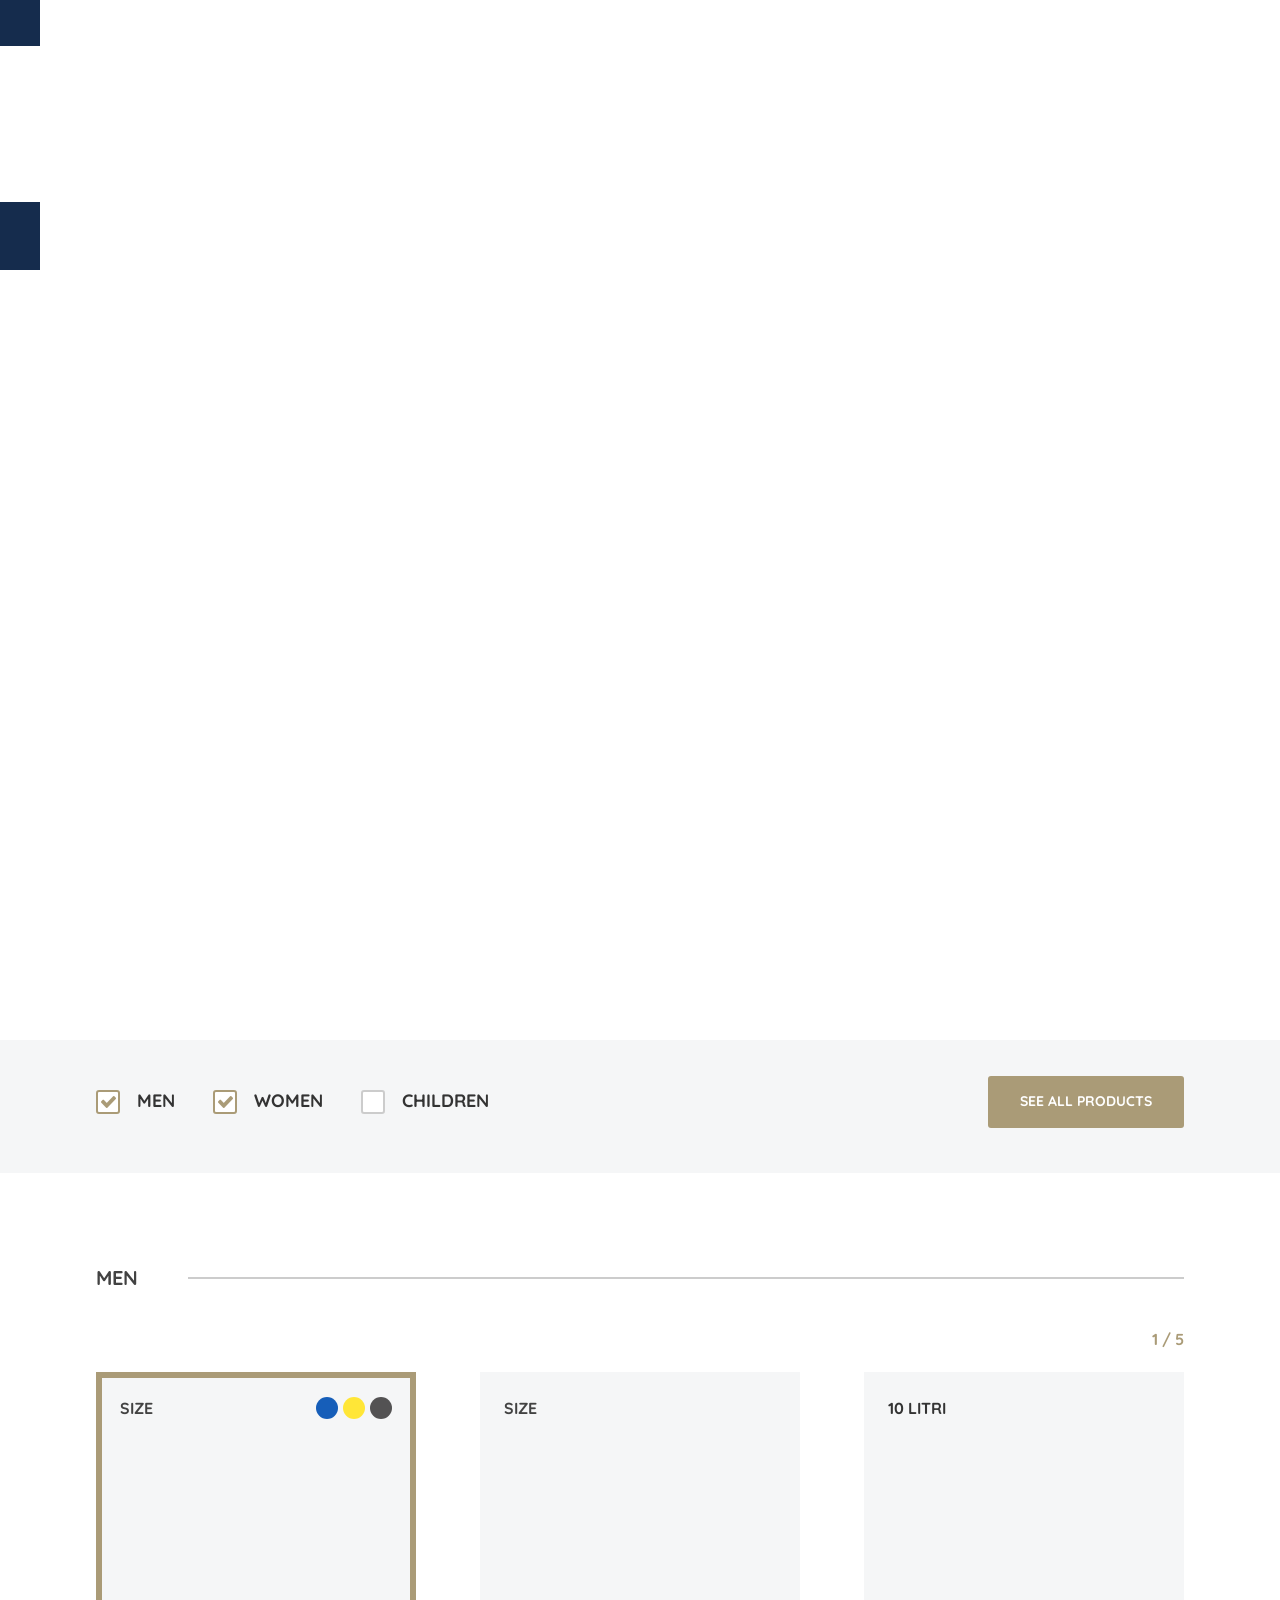
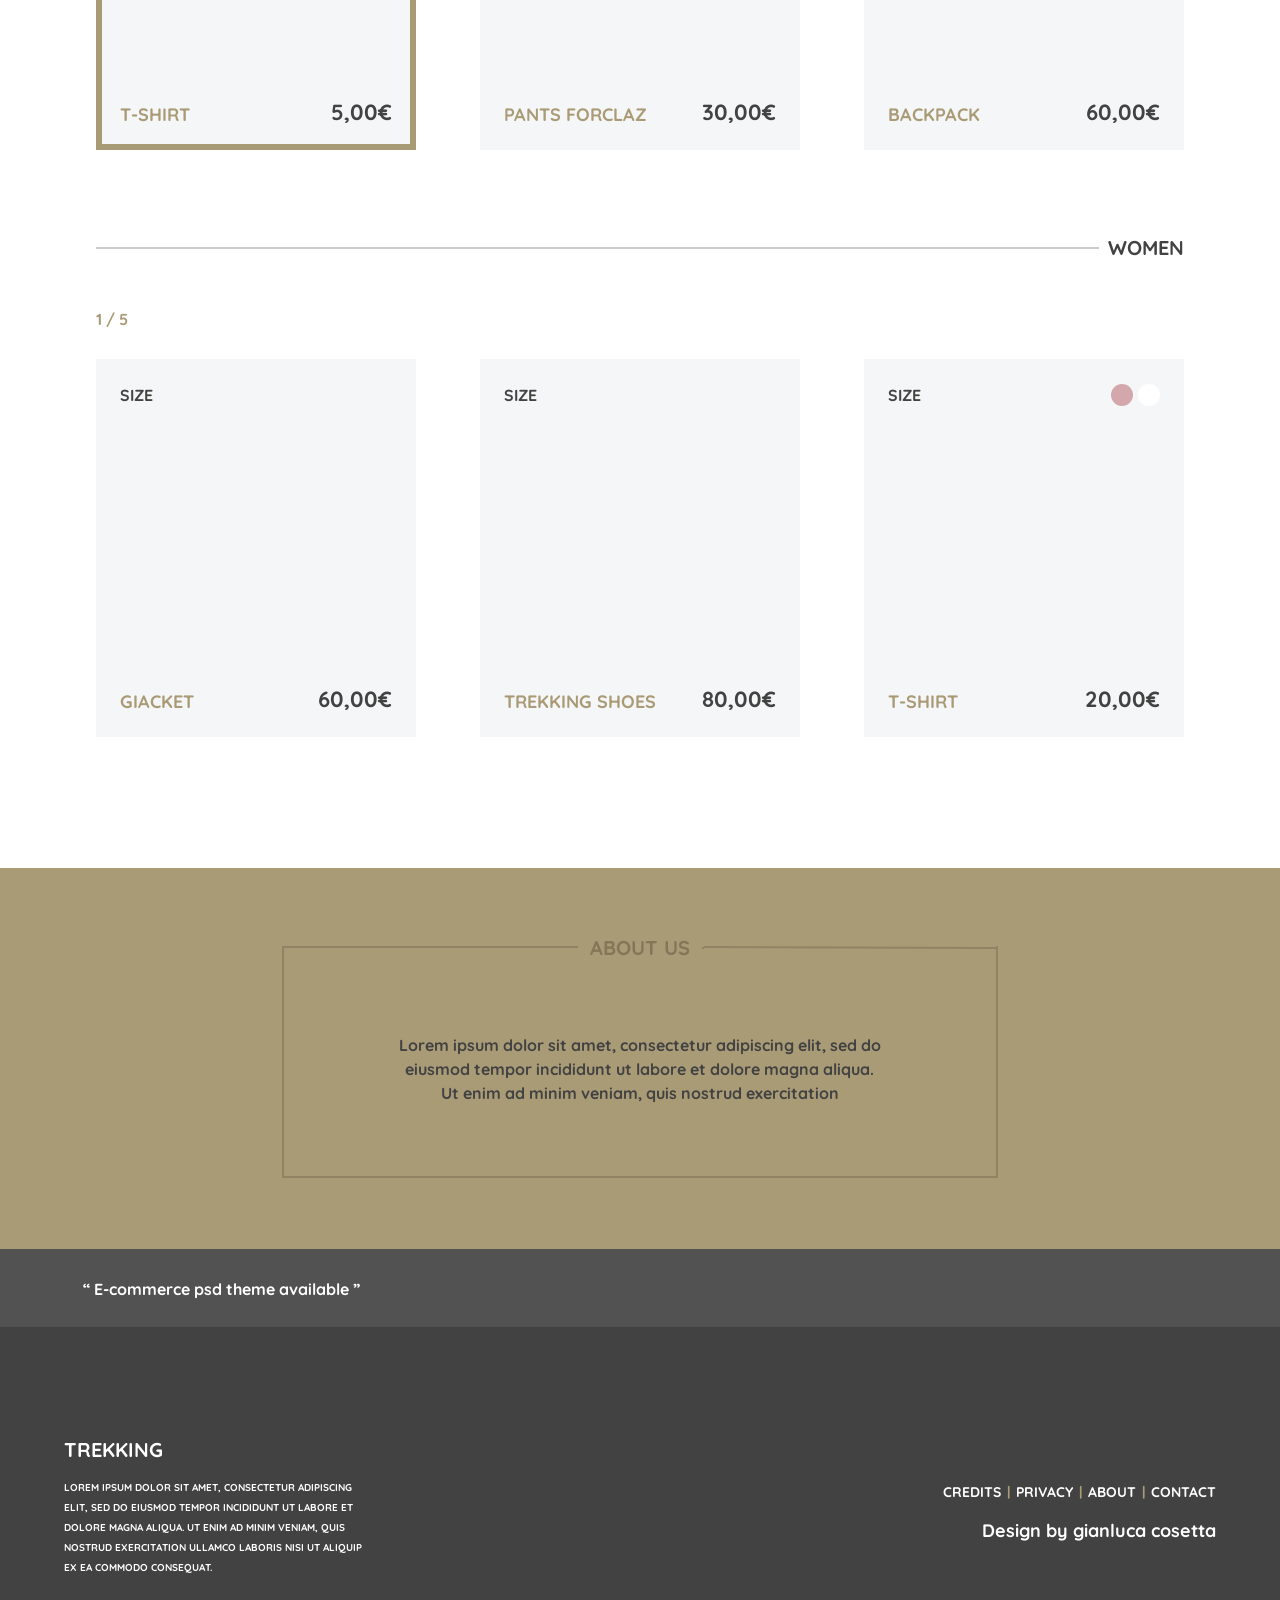
<file: ampindex.html>
<!doctype html>
<html amp lang="en">
<head>
<meta charset="utf-8">
<meta name="viewport" content="width=device-width,minimum-scale=1,initial-scale=1">
<script async src="https://cdn.ampproject.org/v0.js"></script>
<script async custom-element="amp-sidebar" src="https://cdn.ampproject.org/v0/amp-sidebar-0.1.js"></script>
<title>Вариант 12 — Trekking (AMP)</title>
<meta name="description" content="Trekking — outdoor clothing and equipment store. Jackets, pants, t-shirts, backpacks and trekking shoes for men and women.">
<link rel="canonical" href="https://example.com/index.html">
<link rel="preconnect" href="https://fonts.gstatic.com" crossorigin>
<link href="https://fonts.googleapis.com/css2?family=Quicksand:wght@300;400;500;600;700&display=swap" rel="stylesheet">
<script type="application/ld+json">
{
  "@context": "https://schema.org",
  "@type": "WebPage",
  "name": "Trekking — outdoor clothing and equipment store",
  "url": "https://example.com/amp/index.html",
  "inLanguage": "en",
  "description": "Jackets, pants, t-shirts, backpacks and trekking shoes for men and women."
}
</script>
<style amp-boilerplate>body{-webkit-animation:-amp-start 8s steps(1,end) 0s 1 normal both;-moz-animation:-amp-start 8s steps(1,end) 0s 1 normal both;-ms-animation:-amp-start 8s steps(1,end) 0s 1 normal both;animation:-amp-start 8s steps(1,end) 0s 1 normal both}@-webkit-keyframes -amp-start{from{visibility:hidden}to{visibility:visible}}@-moz-keyframes -amp-start{from{visibility:hidden}to{visibility:visible}}@-ms-keyframes -amp-start{from{visibility:hidden}to{visibility:visible}}@-o-keyframes -amp-start{from{visibility:hidden}to{visibility:visible}}@keyframes -amp-start{from{visibility:hidden}to{visibility:visible}}</style><noscript><style amp-boilerplate>body{-webkit-animation:none;-moz-animation:none;-ms-animation:none;animation:none}</style></noscript>
<style amp-custom>
*,*::before,*::after{box-sizing:border-box}body{margin:0;font-family:'Quicksand',sans-serif;color:#333333;font-size:16px;line-height:1.6;background:#ffffff}img{max-width:100%;display:block}a{color:inherit;text-decoration:none}ul{margin:0;padding:0;list-style:none}h1,h2,h3{font-family:'Quicksand',sans-serif;margin:0;font-weight:700}p{margin:0}button{font-family:'Quicksand',sans-serif;cursor:pointer}.section-container{width:100%;max-width:1200px;margin-left:auto;margin-right:auto;padding-left:30px;padding-right:30px;box-sizing:border-box}.sr-only{position:absolute;width:1px;height:1px;overflow:hidden;clip-path:inset(50%);white-space:nowrap;border:0;padding:0;margin:-1px}.btn{display:inline-flex;align-items:center;justify-content:center;min-height:52px;padding:0 32px;border:none;border-radius:3px;font-size:14px;text-transform:uppercase;letter-spacing:0;font-weight:700}.btn--tan{background-color:#aa9b77;color:#ffffff}.site-header{position:absolute;top:0;left:0;right:0;z-index:10;display:flex;flex-direction:row;justify-content:space-between;align-items:center;width:100%;padding:40px 5%;box-sizing:border-box}.site-header__logo{display:flex;flex-direction:row;justify-content:flex-start;align-items:center}.site-header__logo img{width:53px;height:40px}.nav-burger{display:none;flex-direction:column;justify-content:space-between;width:26px;height:18px;cursor:pointer;z-index:20;background:transparent;border:none;padding:0}.nav-burger span{display:block;height:2px;width:100%;background:#ffffff;border-radius:2px}.site-nav{display:flex;flex-direction:row;justify-content:flex-end;align-items:center;gap:52px}.site-nav__link{display:inline-block;color:#ffffff;font-size:18px;font-weight:700;letter-spacing:0.06em;padding:6px 0;border-bottom:2px solid transparent}.site-nav__cart{display:flex;flex-direction:row;justify-content:center;align-items:center}.site-nav__cart img{width:24px;height:20px}.hero{position:relative;min-height:790px;display:flex;flex-direction:column;justify-content:flex-start;align-items:stretch;overflow:hidden}.hero__content{width:100%;max-width:1200px;margin-left:auto;margin-right:auto;padding:297px 30px 120px;box-sizing:border-box;text-align:center}.hero__title{color:#ffffff;font-size:60px;line-height:1.15;margin:0 auto 10px}.hero__text{color:#ffffff;font-family:'QuicksandBook','Quicksand',sans-serif;font-weight:300;font-size:20px;line-height:1.2;max-width:600px;margin:0 auto}.hero__scroll{position:absolute;left:50%;bottom:47px;transform:translateX(-50%);display:flex;flex-direction:row;justify-content:center;align-items:center;width:34px;height:22px}.hero__scroll img{width:34px;height:22px}.filters{background:#f5f6f7}.filters__inner{width:85%;margin-left:auto;margin-right:auto;padding:36px 0 45px;box-sizing:border-box;display:flex;flex-direction:row;justify-content:space-between;align-items:center;flex-wrap:wrap;gap:20px}.filters__options{display:flex;flex-direction:row;justify-content:flex-start;align-items:center;flex-wrap:wrap;gap:38px}.filters__option{display:flex;flex-direction:row;justify-content:flex-start;align-items:center;gap:17px;cursor:pointer;font-size:18px;color:#333333;text-transform:uppercase;font-weight:700}.filters__option input[type="checkbox"]{appearance:none;width:24px;height:24px;border:2px solid #cccccc;border-radius:3px;margin:0;background:#ffffff center no-repeat;flex-shrink:0}.filters__option input[type="checkbox"]:checked{border-color:#aa9b77;background-image:url('../assets/icon-check.png')}.products{width:85%;margin-left:auto;margin-right:auto;padding:89px 0 0;box-sizing:border-box}.products--alt{padding-top:82px}.products__header{display:flex;flex-direction:row;justify-content:space-between;align-items:center;flex-wrap:wrap;column-gap:50px}.products__title{font-size:20px;text-transform:uppercase;color:#424242;white-space:nowrap}.products__rule{flex:1 1 auto;height:2px;background:#cccccc}.products__pager{flex:0 0 100%;display:flex;flex-direction:column;justify-content:flex-start;align-items:flex-end;margin-top:36px}.products__count{font-size:16px;line-height:1.2;font-weight:700;color:#aa9b77}.products__arrows{display:flex;flex-direction:row;justify-content:flex-start;align-items:center;gap:4px;margin-top:6px}.products__arrows button{display:block;padding:0;border:0;background:none;line-height:0}.products__arrows img{width:11px;height:12px}.products__grid{display:flex;flex-direction:row;justify-content:flex-start;align-items:stretch;flex-wrap:wrap;gap:64px;margin-top:17px}.products--alt .products__header{flex-direction:row-reverse;column-gap:9px}.products--alt .products__pager{align-items:flex-start;margin-top:46px}.products--alt .products__grid{margin-top:24px}.product-card{display:flex;flex-direction:column;justify-content:flex-start;align-items:stretch;flex:1 1 calc((100% - 128px) / 3);min-width:0;min-height:378px;background:#f5f6f7;border:6px solid transparent;padding:18px 18px 14px}.product-card--featured{border-color:#aa9b77}.product-card__top{display:flex;flex-direction:row;justify-content:space-between;align-items:center;min-height:24px}.product-card__size{display:flex;flex-direction:row;justify-content:flex-start;align-items:center;gap:6px;background:none;border:none;padding:0;font-size:16px;color:#424242;text-transform:uppercase;font-weight:700}.product-card__size img{width:12px;height:8px}.product-card__badge{font-size:16px;color:#333333;text-transform:uppercase;font-weight:700}.product-card__swatches{display:flex;flex-direction:row;justify-content:flex-end;align-items:center;gap:5px}.product-card__swatch{width:22px;height:22px;border-radius:50%}.product-card__swatch--navy{background-color:#165eb9}.product-card__swatch--yellow{background-color:#ffe637}.product-card__swatch--charcoal{background-color:#535253}.product-card__swatch--pink{background-color:#d3a7ac}.product-card__swatch--white{background-color:#ffffff}.product-card__image{display:flex;flex-direction:row;justify-content:center;align-items:center;flex:1 1 auto;margin:22px 0 21px}.product-card__image img{max-height:260px;width:auto;margin:0 auto}.product-card__footer{display:flex;flex-direction:row;justify-content:space-between;align-items:flex-end;gap:10px}.product-card__name{font-size:18px;text-transform:uppercase;font-weight:700;color:#aa9b77}.product-card__price{font-size:22px;font-weight:700;color:#424242;white-space:nowrap}.about{background:#aa9b77;margin-top:131px;padding:69px 0 71px}.about__inner{width:56%;margin-left:auto;margin-right:auto;display:flex;flex-direction:column;justify-content:flex-start;align-items:stretch}.about__title{display:flex;flex-direction:row;justify-content:center;align-items:center;gap:12px;position:relative;z-index:1;margin:0 0 -10px;color:#837659;font-size:20px;line-height:21px;text-transform:uppercase}.about__title::before,.about__title::after{content:'';flex:1 1 auto}.about__title::before{height:2px;background:#918363}.about__title::after{height:3px;background:url('../assets/line-gold.png') repeat-x center}.about__box{border:2px solid #918363;border-top:0;padding:85px 16% 71px;text-align:center}.about__box p{color:#424242;font-size:16px;font-weight:700;line-height:24px}.quote-bar{background:#535253;padding:24px 0}.quote-bar__inner{padding:0 5%;display:flex;flex-direction:row;justify-content:flex-start;align-items:center;gap:19px}.quote-bar img{width:29px;height:24px;flex-shrink:0}.quote-bar p{color:#ffffff;font-size:16px;font-weight:700;padding-top:4px}.site-footer{background:#424242;min-height:352px;padding:107px 0 111px}.site-footer__inner{padding:0 5%;display:flex;flex-direction:row;justify-content:space-between;align-items:flex-start;flex-wrap:wrap;gap:40px}.site-footer__brand{width:27%;min-width:260px}.site-footer__brand h2{color:#ffffff;font-size:20px;text-transform:uppercase;margin:0 0 12px}.site-footer__brand p{color:#ffffff;font-size:10px;line-height:20px;text-transform:uppercase;font-weight:700}.site-footer__aside{display:flex;flex-direction:column;justify-content:flex-start;align-items:flex-end;width:auto;min-width:24%;margin-top:47px;gap:14px;text-align:right}.site-footer__links{display:flex;flex-direction:row;justify-content:flex-end;align-items:center;flex-wrap:wrap;gap:6px;font-size:14px;color:#ffffff;text-transform:uppercase;font-weight:700}.site-footer__links span{color:#aa9b77}.site-footer__credit{color:#ffffff;font-size:18px;font-weight:700}@media (max-width:1024px){.hero__content{padding-top:240px}.hero__title{font-size:46px}.products__grid{gap:30px}.product-card{flex:1 1 calc((100% - 30px) / 2)}.about{margin-top:80px}.about__inner{width:80%}.site-footer__inner{flex-direction:column}.site-footer__brand,.site-footer__aside{width:100%}.site-footer__aside{align-items:flex-start;text-align:left;margin-top:0}.site-footer__links{justify-content:flex-start}}@media (max-width:700px){.site-header{padding-top:20px;padding-bottom:20px}.nav-burger{display:flex}.site-nav{display:none}.hero{min-height:100vh}.hero__content{padding-top:200px}.hero__title{font-size:32px}.hero__text{font-size:16px}.filters__inner{width:90%;flex-direction:column;align-items:stretch}.filters__options{gap:20px;justify-content:space-between}.btn--tan{width:100%}.products,.products--alt{width:90%;padding-top:50px}.products__header,.products--alt .products__header{flex-direction:row;column-gap:24px}.products--alt .products__pager{align-items:flex-end}.products__title{font-size:18px}.product-card{flex:1 1 100%}.about{margin-top:60px;padding:60px 0}.about__inner{width:90%}.about__box{padding:60px 8% 40px}.site-footer{padding:60px 0}}@media (max-width:440px){.hero__title{font-size:26px}.filters__options{flex-direction:column;align-items:flex-start;gap:14px}.about__title{font-size:16px}}amp-img{display:block}.hero__bg{z-index:0}.hero__bg img{object-fit:cover;object-position:center top}.hero__content{position:relative;z-index:1}.hero__scroll{z-index:1}.nav-burger{background:transparent;border:0;padding:0;cursor:pointer}.site-header__logo amp-img,.site-nav__cart amp-img{flex-shrink:0}.product-card__image amp-img{margin:0 auto}.product-card__size amp-img,.products__arrows amp-img{display:block}.mobile-menu{background:#152c4d;width:78vw;max-width:320px;padding:24px 40px}.mobile-menu nav{display:flex;flex-direction:column;align-items:flex-start;gap:28px;padding-top:56px}.mobile-menu__close{position:absolute;top:14px;right:18px;background:transparent;border:0;color:#fff;font-size:36px;line-height:1;cursor:pointer}.mobile-menu__link{color:#fff;font-size:18px;font-weight:700;letter-spacing:.06em}
</style>
</head>
<body>

<amp-sidebar id="sidebar" layout="nodisplay" side="right" class="mobile-menu">
  <nav aria-label="Основная навигация">
    <button type="button" class="mobile-menu__close" on="tap:sidebar.close" aria-label="Закрыть меню">&times;</button>
    <a class="mobile-menu__link" href="#home" on="tap:sidebar.close">Home</a>
    <a class="mobile-menu__link" href="#products" on="tap:sidebar.close">Products</a>
    <a class="mobile-menu__link" href="#cart" on="tap:sidebar.close">Cart</a>
  </nav>
</amp-sidebar>

<header class="site-header">
  <a class="site-header__logo" href="#home" aria-label="Trekking — на главную">
    <amp-img src="../assets/logo-boot.png" alt="" width="53" height="40"></amp-img>
  </a>

  <button type="button" class="nav-burger" on="tap:sidebar.open" aria-label="Открыть меню">
    <span></span><span></span><span></span>
  </button>

  <nav class="site-nav" aria-label="Основная навигация">
    <a class="site-nav__link is-active" href="#home">Home</a>
    <a class="site-nav__link" href="#products">Products</a>
    <a class="site-nav__cart" href="#cart" aria-label="Корзина">
      <amp-img src="../assets/icon-cart.png" alt="" width="24" height="20"></amp-img>
    </a>
  </nav>
</header>

<main>

  <section class="hero" id="home">
    <amp-img class="hero__bg" src="../assets/hero-bg.png" alt="" layout="fill" noloading></amp-img>
    <div class="hero__content">
      <h1 class="hero__title">Our clothing , your comfort</h1>
      <p class="hero__text">Lorem ipsum dolor sit amet, consectetur adipiscing elit, sed do eiusmod tempor incididunt ut labore et dolore magna aliqua.</p>
    </div>
    <a class="hero__scroll" href="#filters" aria-label="Прокрутить к товарам">
      <amp-img src="../assets/icon-chevron-down.png" alt="" width="34" height="22"></amp-img>
    </a>
  </section>

  <section class="filters" id="filters">
    <h2 class="sr-only">Фильтр товаров</h2>
    <div class="filters__inner">
      <div class="filters__options">
        <label class="filters__option">
          <input type="checkbox" checked>
          Men
        </label>
        <label class="filters__option">
          <input type="checkbox" checked>
          Women
        </label>
        <label class="filters__option">
          <input type="checkbox">
          Children
        </label>
      </div>
      <a class="btn btn--tan" href="#products">See all products</a>
    </div>
  </section>

  <section class="products" id="products" aria-labelledby="men-heading">
    <div class="products__header">
      <h2 class="products__title" id="men-heading">Men</h2>
      <div class="products__rule" aria-hidden="true"></div>
      <div class="products__pager">
        <span class="products__count">1 / 5</span>
        <div class="products__arrows">
          <button type="button" aria-label="Предыдущие товары">
            <amp-img src="../assets/icon-chevron-left.png" alt="" width="11" height="12"></amp-img>
          </button>
          <button type="button" aria-label="Следующие товары">
            <amp-img src="../assets/icon-chevron-right.png" alt="" width="11" height="12"></amp-img>
          </button>
        </div>
      </div>
    </div>

    <div class="products__grid">
      <article class="product-card product-card--featured">
        <div class="product-card__top">
          <button type="button" class="product-card__size">
            Size
            <amp-img src="../assets/icon-angle-down.png" alt="" width="12" height="8"></amp-img>
          </button>
          <div class="product-card__swatches">
            <span class="product-card__swatch product-card__swatch--navy" role="img" aria-label="Синий цвет"></span>
            <span class="product-card__swatch product-card__swatch--yellow" role="img" aria-label="Жёлтый цвет"></span>
            <span class="product-card__swatch product-card__swatch--charcoal" role="img" aria-label="Тёмно-серый цвет"></span>
          </div>
        </div>
        <div class="product-card__image">
          <amp-img src="../assets/tshirt-men.png" alt="Мужская футболка Trekking, тёмно-серая" width="146" height="189"></amp-img>
        </div>
        <div class="product-card__footer">
          <h3 class="product-card__name">T-shirt</h3>
          <span class="product-card__price">5,00€</span>
        </div>
      </article>

      <article class="product-card">
        <div class="product-card__top">
          <button type="button" class="product-card__size">
            Size
            <amp-img src="../assets/icon-angle-down.png" alt="" width="12" height="8"></amp-img>
          </button>
        </div>
        <div class="product-card__image">
          <amp-img src="../assets/pants-men.png" alt="Мужские треккинговые брюки Forclaz, бежевые" width="116" height="232"></amp-img>
        </div>
        <div class="product-card__footer">
          <h3 class="product-card__name">Pants Forclaz</h3>
          <span class="product-card__price">30,00€</span>
        </div>
      </article>

      <article class="product-card">
        <div class="product-card__top">
          <span class="product-card__badge">10 litri</span>
        </div>
        <div class="product-card__image">
          <amp-img src="../assets/backpack-men.png" alt="Туристический рюкзак Salomon, 10 литров" width="143" height="211"></amp-img>
        </div>
        <div class="product-card__footer">
          <h3 class="product-card__name">Backpack</h3>
          <span class="product-card__price">60,00€</span>
        </div>
      </article>
    </div>
  </section>

  <section class="products products--alt" aria-labelledby="women-heading">
    <div class="products__header">
      <h2 class="products__title" id="women-heading">Women</h2>
      <div class="products__rule" aria-hidden="true"></div>
      <div class="products__pager">
        <span class="products__count">1 / 5</span>
        <div class="products__arrows">
          <button type="button" aria-label="Предыдущие товары">
            <amp-img src="../assets/icon-chevron-left.png" alt="" width="11" height="12"></amp-img>
          </button>
          <button type="button" aria-label="Следующие товары">
            <amp-img src="../assets/icon-chevron-right.png" alt="" width="11" height="12"></amp-img>
          </button>
        </div>
      </div>
    </div>

    <div class="products__grid">
      <article class="product-card">
        <div class="product-card__top">
          <button type="button" class="product-card__size">
            Size
            <amp-img src="../assets/icon-angle-down.png" alt="" width="12" height="8"></amp-img>
          </button>
        </div>
        <div class="product-card__image">
          <amp-img src="../assets/jacket-women.png" alt="Женская пуховая куртка, бирюзовая" width="197" height="216"></amp-img>
        </div>
        <div class="product-card__footer">
          <h3 class="product-card__name">Giacket</h3>
          <span class="product-card__price">60,00€</span>
        </div>
      </article>

      <article class="product-card">
        <div class="product-card__top">
          <button type="button" class="product-card__size">
            Size
            <amp-img src="../assets/icon-angle-down.png" alt="" width="12" height="8"></amp-img>
          </button>
        </div>
        <div class="product-card__image">
          <amp-img src="../assets/shoes-women.png" alt="Женские треккинговые ботинки" width="174" height="135"></amp-img>
        </div>
        <div class="product-card__footer">
          <h3 class="product-card__name">Trekking shoes</h3>
          <span class="product-card__price">80,00€</span>
        </div>
      </article>

      <article class="product-card">
        <div class="product-card__top">
          <button type="button" class="product-card__size">
            Size
            <amp-img src="../assets/icon-angle-down.png" alt="" width="12" height="8"></amp-img>
          </button>
          <div class="product-card__swatches">
            <span class="product-card__swatch product-card__swatch--pink" role="img" aria-label="Розовый цвет"></span>
            <span class="product-card__swatch product-card__swatch--white" role="img" aria-label="Белый цвет"></span>
          </div>
        </div>
        <div class="product-card__image">
          <amp-img src="../assets/tshirt-women.png" alt="Женская футболка, тёмно-синяя" width="175" height="227"></amp-img>
        </div>
        <div class="product-card__footer">
          <h3 class="product-card__name">T-shirt</h3>
          <span class="product-card__price">20,00€</span>
        </div>
      </article>
    </div>
  </section>

  <section class="about" id="about" aria-labelledby="about-heading">
    <div class="about__inner">
      <h2 class="about__title" id="about-heading">About us</h2>
      <div class="about__box">
        <p>Lorem ipsum dolor sit amet, consectetur adipiscing elit, sed do eiusmod tempor incididunt ut labore et dolore magna aliqua. Ut enim ad minim veniam, quis nostrud exercitation</p>
      </div>
    </div>
  </section>

  <aside class="quote-bar">
    <div class="quote-bar__inner">
      <amp-img src="../assets/icon-twitter.png" alt="" width="29" height="24"></amp-img>
      <p>“ E-commerce psd theme available ”</p>
    </div>
  </aside>

</main>

<footer class="site-footer">
  <div class="site-footer__inner">
    <div class="site-footer__brand">
      <h2>Trekking</h2>
      <p>Lorem ipsum dolor sit amet, consectetur adipiscing elit, sed do eiusmod tempor incididunt ut labore et dolore magna aliqua. Ut enim ad minim veniam, quis nostrud exercitation ullamco laboris nisi ut aliquip ex ea commodo consequat.</p>
    </div>
    <div class="site-footer__aside">
      <nav class="site-footer__links" aria-label="Дополнительная навигация">
        <a href="#credits">Credits</a><span>|</span>
        <a href="#privacy">Privacy</a><span>|</span>
        <a href="#about">About</a><span>|</span>
        <a href="#contact">Contact</a>
      </nav>
      <p class="site-footer__credit">Design by gianluca cosetta</p>
    </div>
  </div>
</footer>

</body>
</html>
</file>
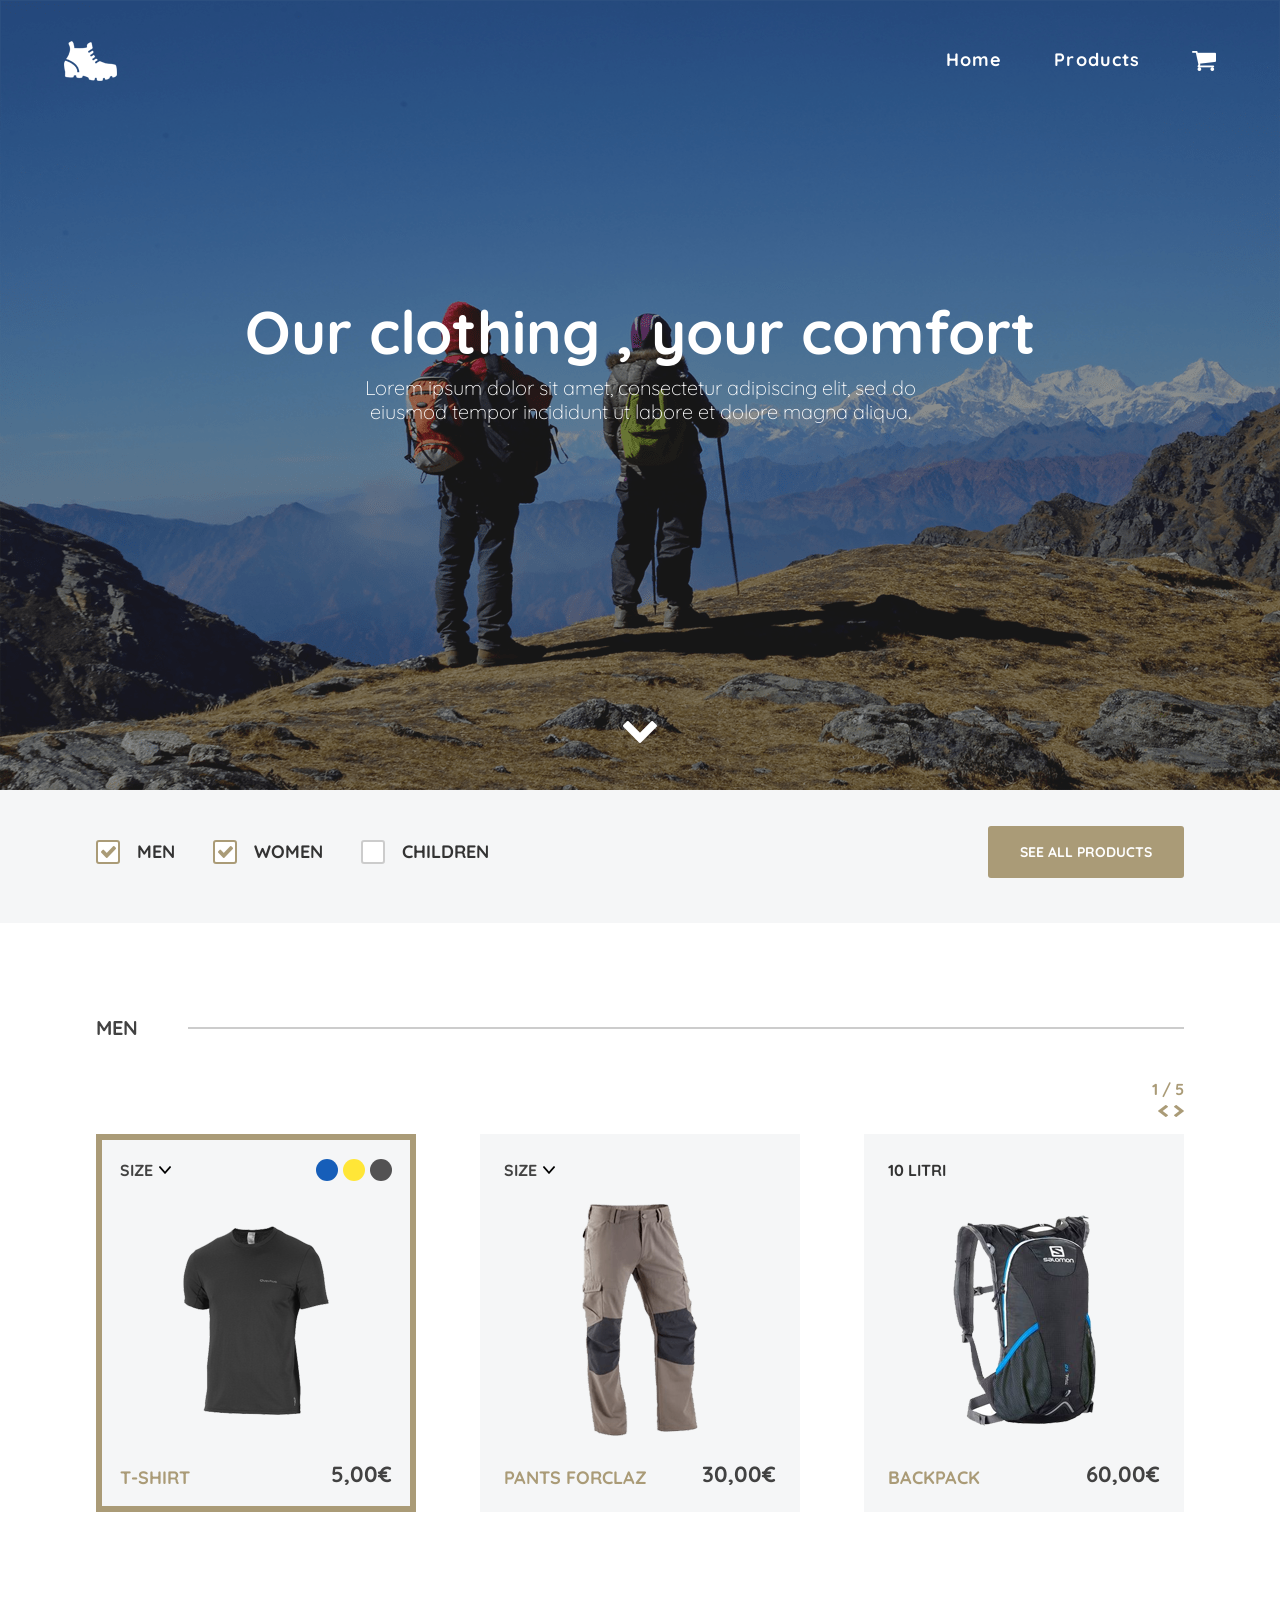
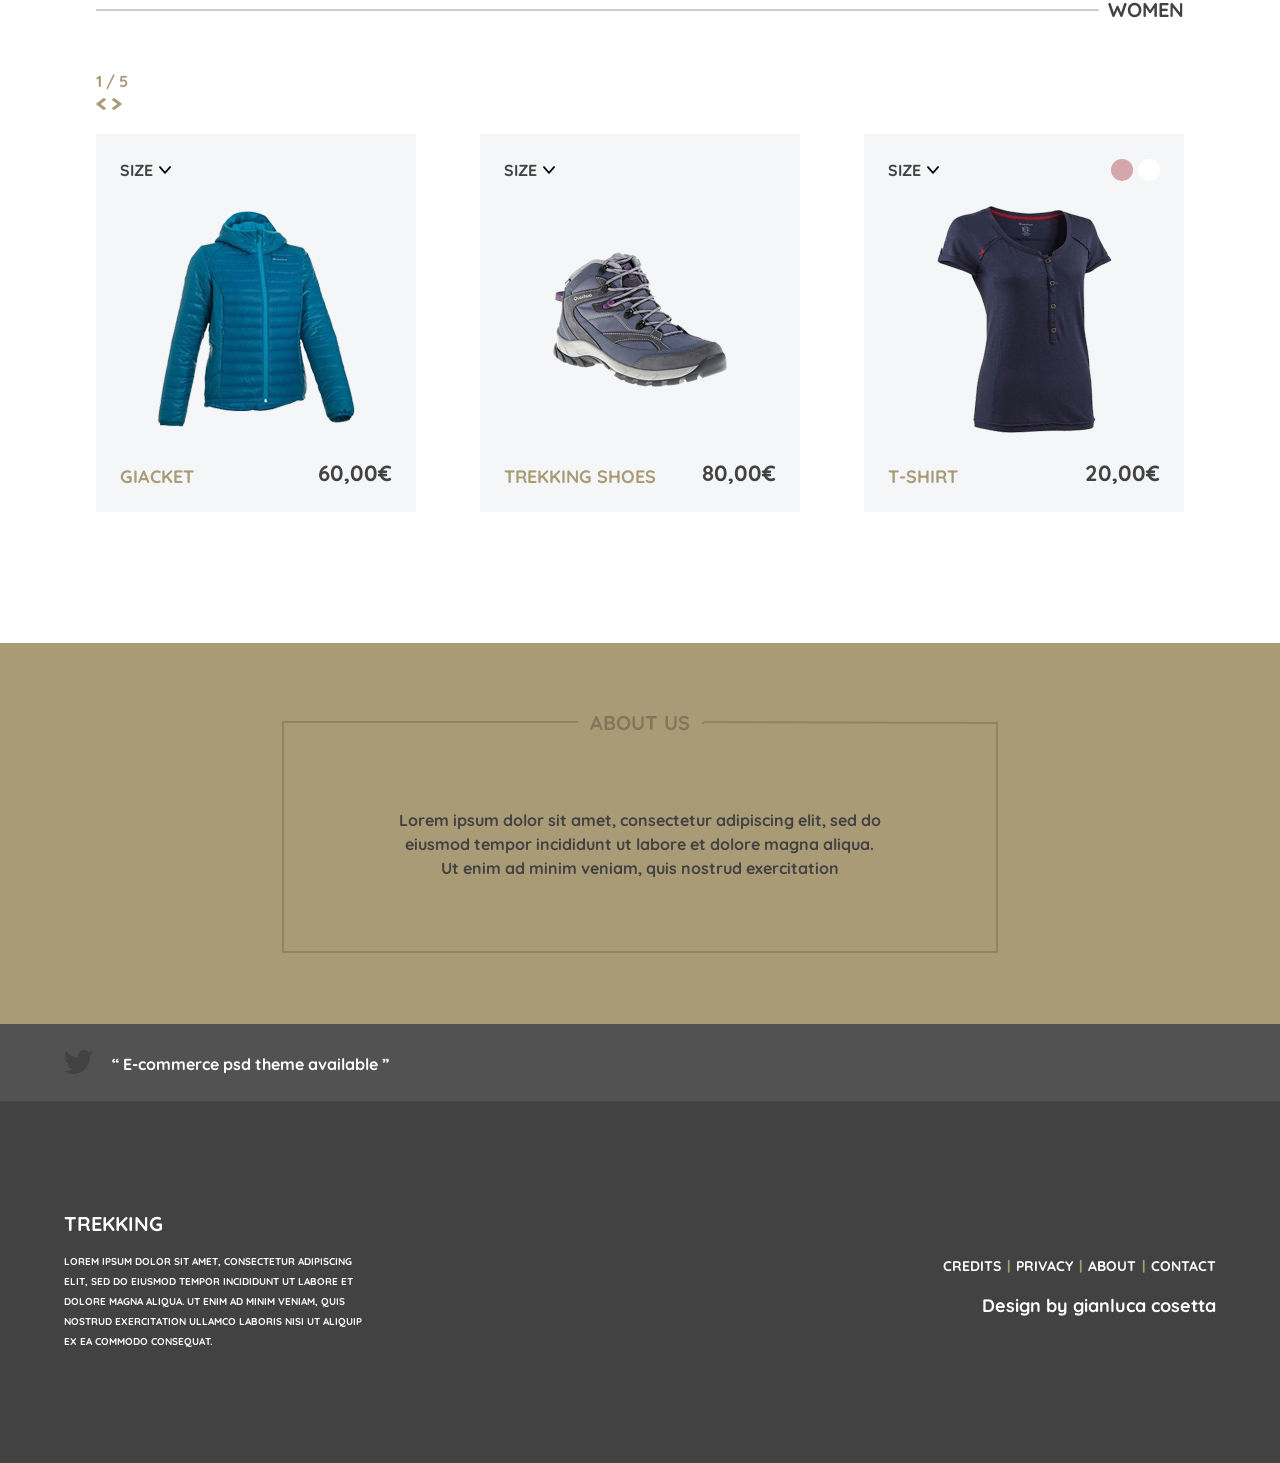
<file: v1-desktop-css.html>
<!DOCTYPE html>
<html lang="en">
<head>
<meta charset="UTF-8">
<title>Вариант 12</title>
<meta name="description" content="Trekking — outdoor clothing and equipment store. Jackets, pants, t-shirts, backpacks and trekking shoes for men and women.">

<link rel="preconnect" href="https://fonts.googleapis.com">
<link rel="preconnect" href="https://fonts.gstatic.com" crossorigin>
<link href="https://fonts.googleapis.com/css2?family=Quicksand:wght@300;400;500;600;700&display=swap" rel="stylesheet">
<link rel="stylesheet" href="css/style-desktop.css">
</head>
<body>

<header class="site-header">
  <a class="site-header__logo" href="#home" aria-label="Trekking — на главную">
    <img src="assets/logo-boot.png" alt="" width="53" height="40">
  </a>

  <input type="checkbox" id="nav-toggle" class="nav-toggle" aria-label="Открыть меню">
  <label for="nav-toggle" class="nav-burger">
    <span></span><span></span><span></span>
  </label>

  <nav class="site-nav" aria-label="Основная навигация">
    <a class="site-nav__link is-active" href="#home">Home</a>
    <a class="site-nav__link" href="#products">Products</a>
    <a class="site-nav__cart" href="#cart" aria-label="Корзина">
      <img src="assets/icon-cart.png" alt="" width="24" height="20">
    </a>
  </nav>
</header>

<main>

  <section class="hero" id="home">
    <div class="hero__content">
      <h1 class="hero__title">Our clothing , your comfort</h1>
      <p class="hero__text">Lorem ipsum dolor sit amet, consectetur adipiscing elit, sed do eiusmod tempor incididunt ut labore et dolore magna aliqua.</p>
    </div>
    <a class="hero__scroll" href="#filters" aria-label="Прокрутить к товарам">
      <img src="assets/icon-chevron-down.png" alt="" width="34" height="22">
    </a>
  </section>

  <section class="filters" id="filters">
    <h2 class="sr-only">Фильтр товаров</h2>
    <div class="filters__inner">
      <div class="filters__options">
        <label class="filters__option">
          <input type="checkbox" checked>
          Men
        </label>
        <label class="filters__option">
          <input type="checkbox" checked>
          Women
        </label>
        <label class="filters__option">
          <input type="checkbox">
          Children
        </label>
      </div>
      <a class="btn btn--tan" href="#products">See all products</a>
    </div>
  </section>

  <section class="products" id="products" aria-labelledby="men-heading">
    <div class="products__header">
      <h2 class="products__title" id="men-heading">Men</h2>
      <div class="products__rule" aria-hidden="true"></div>
      <div class="products__pager">
        <span class="products__count">1 / 5</span>
        <div class="products__arrows">
          <button type="button" aria-label="Предыдущие товары">
            <img src="assets/icon-chevron-left.png" alt="" width="11" height="12">
          </button>
          <button type="button" aria-label="Следующие товары">
            <img src="assets/icon-chevron-right.png" alt="" width="11" height="12">
          </button>
        </div>
      </div>
    </div>

    <div class="products__grid">
      <article class="product-card product-card--featured">
        <div class="product-card__top">
          <button type="button" class="product-card__size">
            Size
            <img src="assets/icon-angle-down.png" alt="" width="12" height="8">
          </button>
          <div class="product-card__swatches">
            <span class="product-card__swatch product-card__swatch--navy" role="img" aria-label="Синий цвет"></span>
            <span class="product-card__swatch product-card__swatch--yellow" role="img" aria-label="Жёлтый цвет"></span>
            <span class="product-card__swatch product-card__swatch--charcoal" role="img" aria-label="Тёмно-серый цвет"></span>
          </div>
        </div>
        <div class="product-card__image">
          <img src="assets/tshirt-men.png" alt="Мужская футболка Trekking, тёмно-серая" loading="lazy" width="146" height="189">
        </div>
        <div class="product-card__footer">
          <h3 class="product-card__name">T-shirt</h3>
          <span class="product-card__price">5,00€</span>
        </div>
      </article>

      <article class="product-card">
        <div class="product-card__top">
          <button type="button" class="product-card__size">
            Size
            <img src="assets/icon-angle-down.png" alt="" width="12" height="8">
          </button>
        </div>
        <div class="product-card__image">
          <img src="assets/pants-men.png" alt="Мужские треккинговые брюки Forclaz, бежевые" loading="lazy" width="116" height="232">
        </div>
        <div class="product-card__footer">
          <h3 class="product-card__name">Pants Forclaz</h3>
          <span class="product-card__price">30,00€</span>
        </div>
      </article>

      <article class="product-card">
        <div class="product-card__top">
          <span class="product-card__badge">10 litri</span>
        </div>
        <div class="product-card__image">
          <img src="assets/backpack-men.png" alt="Туристический рюкзак Salomon, 10 литров" loading="lazy" width="143" height="211">
        </div>
        <div class="product-card__footer">
          <h3 class="product-card__name">Backpack</h3>
          <span class="product-card__price">60,00€</span>
        </div>
      </article>
    </div>
  </section>

  <section class="products products--alt" aria-labelledby="women-heading">
    <div class="products__header">
      <h2 class="products__title" id="women-heading">Women</h2>
      <div class="products__rule" aria-hidden="true"></div>
      <div class="products__pager">
        <span class="products__count">1 / 5</span>
        <div class="products__arrows">
          <button type="button" aria-label="Предыдущие товары">
            <img src="assets/icon-chevron-left.png" alt="" width="11" height="12">
          </button>
          <button type="button" aria-label="Следующие товары">
            <img src="assets/icon-chevron-right.png" alt="" width="11" height="12">
          </button>
        </div>
      </div>
    </div>

    <div class="products__grid">
      <article class="product-card">
        <div class="product-card__top">
          <button type="button" class="product-card__size">
            Size
            <img src="assets/icon-angle-down.png" alt="" width="12" height="8">
          </button>
        </div>
        <div class="product-card__image">
          <img src="assets/jacket-women.png" alt="Женская пуховая куртка, бирюзовая" loading="lazy" width="197" height="216">
        </div>
        <div class="product-card__footer">
          <h3 class="product-card__name">Giacket</h3>
          <span class="product-card__price">60,00€</span>
        </div>
      </article>

      <article class="product-card">
        <div class="product-card__top">
          <button type="button" class="product-card__size">
            Size
            <img src="assets/icon-angle-down.png" alt="" width="12" height="8">
          </button>
        </div>
        <div class="product-card__image">
          <img src="assets/shoes-women.png" alt="Женские треккинговые ботинки" loading="lazy" width="174" height="135">
        </div>
        <div class="product-card__footer">
          <h3 class="product-card__name">Trekking shoes</h3>
          <span class="product-card__price">80,00€</span>
        </div>
      </article>

      <article class="product-card">
        <div class="product-card__top">
          <button type="button" class="product-card__size">
            Size
            <img src="assets/icon-angle-down.png" alt="" width="12" height="8">
          </button>
          <div class="product-card__swatches">
            <span class="product-card__swatch product-card__swatch--pink" role="img" aria-label="Розовый цвет"></span>
            <span class="product-card__swatch product-card__swatch--white" role="img" aria-label="Белый цвет"></span>
          </div>
        </div>
        <div class="product-card__image">
          <img src="assets/tshirt-women.png" alt="Женская футболка, тёмно-синяя" loading="lazy" width="175" height="227">
        </div>
        <div class="product-card__footer">
          <h3 class="product-card__name">T-shirt</h3>
          <span class="product-card__price">20,00€</span>
        </div>
      </article>
    </div>
  </section>

  <section class="about" id="about" aria-labelledby="about-heading">
    <div class="about__inner">
      <h2 class="about__title" id="about-heading">About us</h2>
      <div class="about__box">
        <p>Lorem ipsum dolor sit amet, consectetur adipiscing elit, sed do eiusmod tempor incididunt ut labore et dolore magna aliqua. Ut enim ad minim veniam, quis nostrud exercitation</p>
      </div>
    </div>
  </section>

  <aside class="quote-bar">
    <div class="quote-bar__inner">
      <img src="assets/icon-twitter.png" alt="" width="29" height="24">
      <p>“ E-commerce psd theme available ”</p>
    </div>
  </aside>

</main>

<footer class="site-footer">
  <div class="site-footer__inner">
    <div class="site-footer__brand">
      <h2>Trekking</h2>
      <p>Lorem ipsum dolor sit amet, consectetur adipiscing elit, sed do eiusmod tempor incididunt ut labore et dolore magna aliqua. Ut enim ad minim veniam, quis nostrud exercitation ullamco laboris nisi ut aliquip ex ea commodo consequat.</p>
    </div>
    <div class="site-footer__aside">
      <nav class="site-footer__links" aria-label="Дополнительная навигация">
        <a href="#credits">Credits</a><span>|</span>
        <a href="#privacy">Privacy</a><span>|</span>
        <a href="#about">About</a><span>|</span>
        <a href="#contact">Contact</a>
      </nav>
      <p class="site-footer__credit">Design by gianluca cosetta</p>
    </div>
  </div>
</footer>

</body>
</html>
</file>
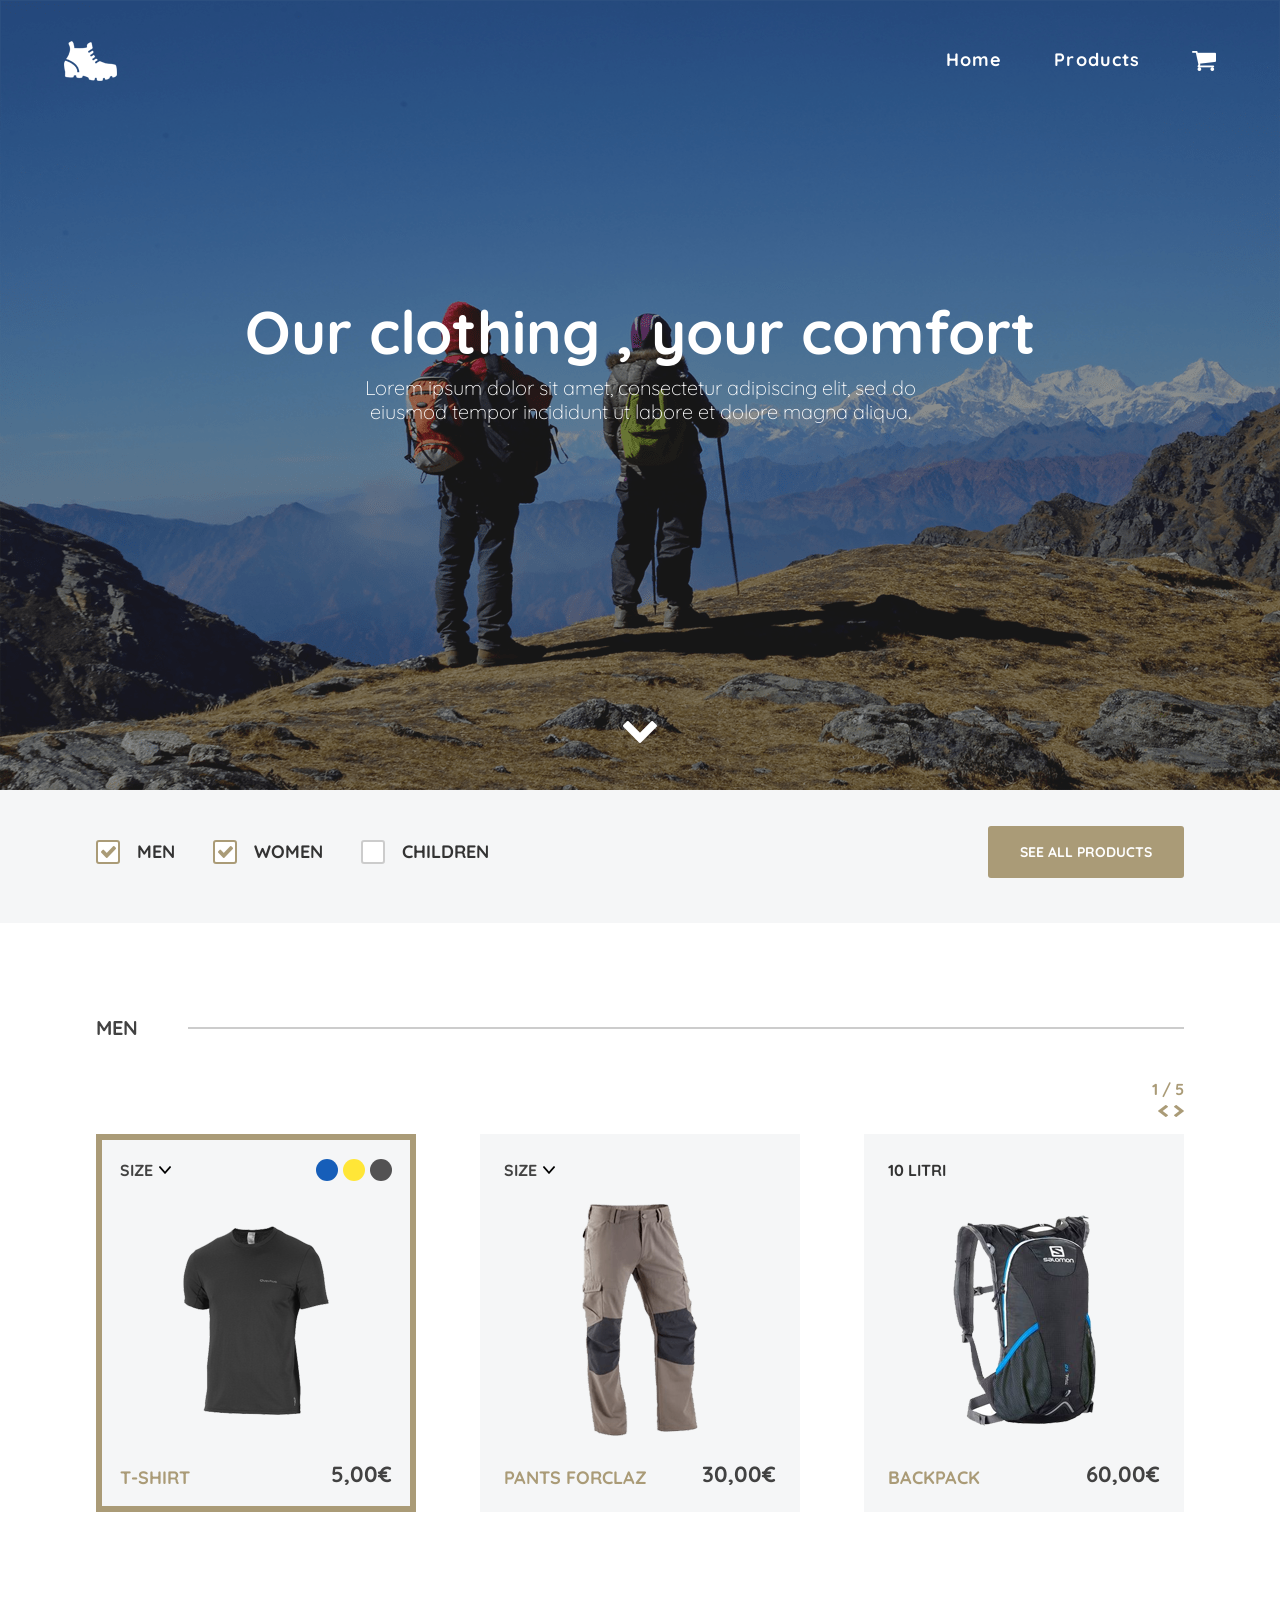
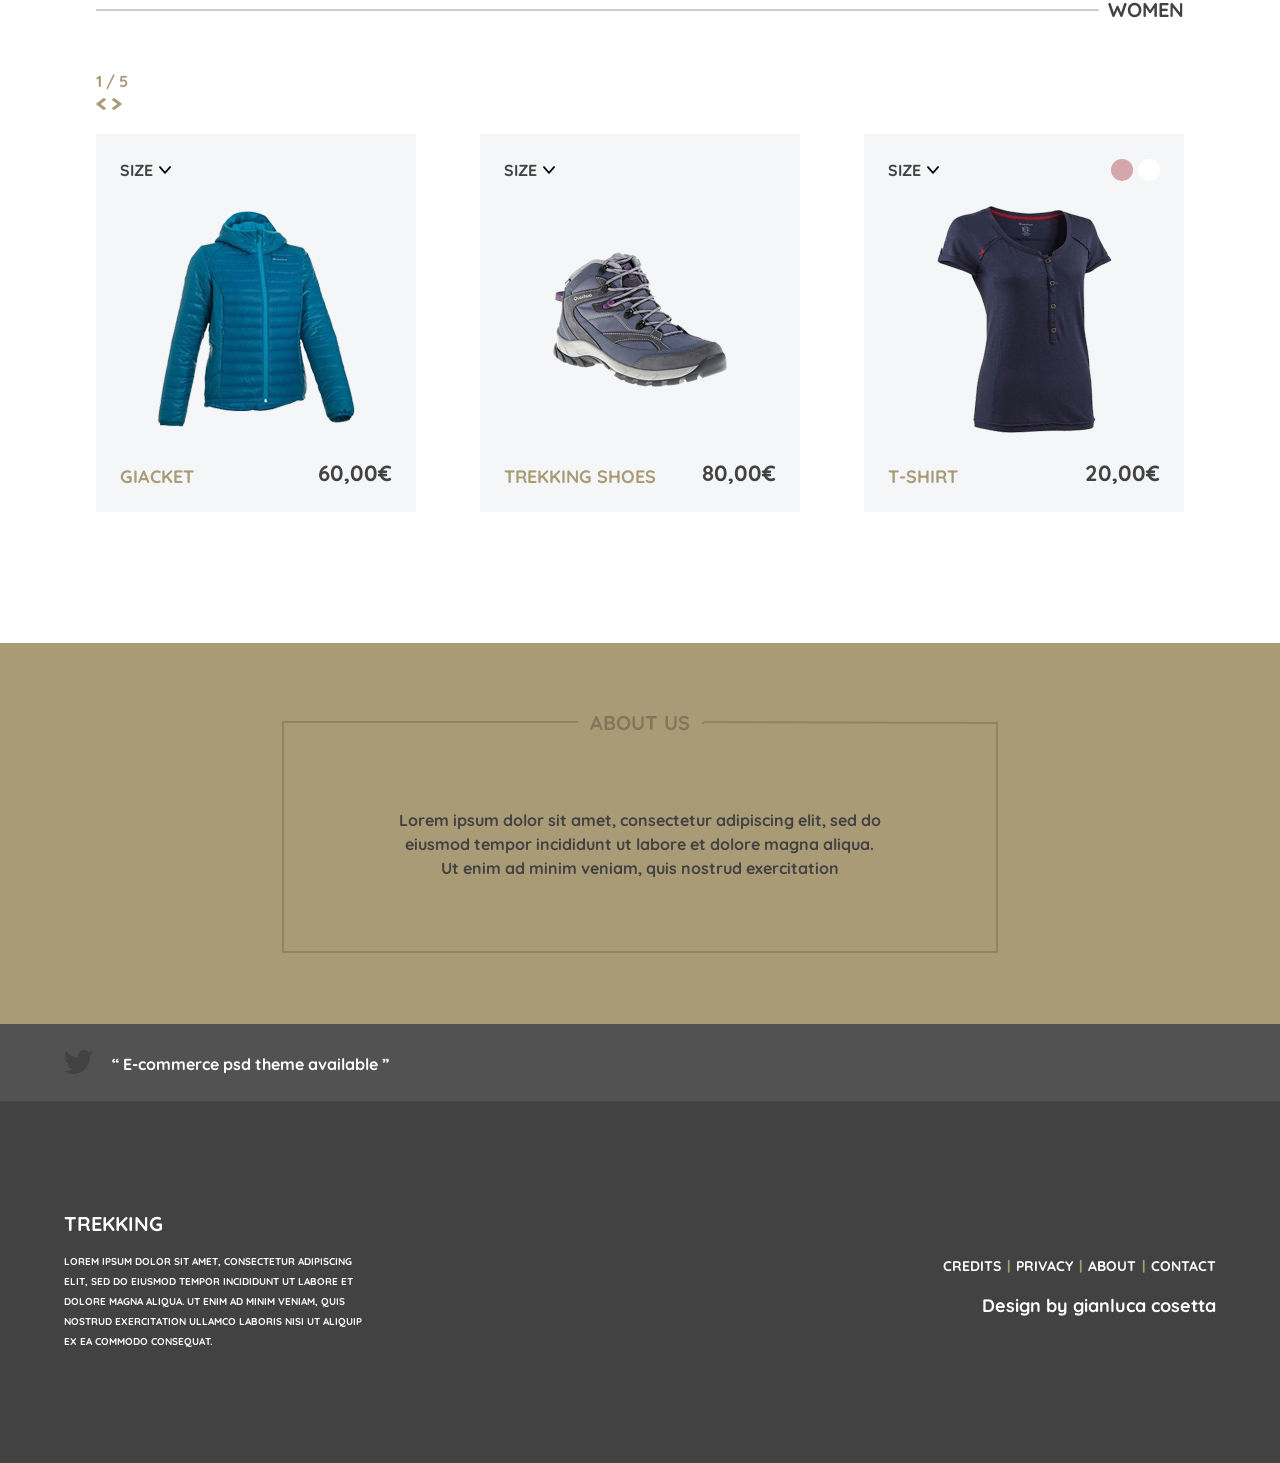
<file: v2-responsive-css.html>
<!DOCTYPE html>
<html lang="en">
<head>
<meta charset="UTF-8">
<meta name="viewport" content="width=device-width, initial-scale=1.0">
<title>Вариант 12</title>
<meta name="description" content="Trekking — outdoor clothing and equipment store. Jackets, pants, t-shirts, backpacks and trekking shoes for men and women.">

<link rel="preconnect" href="https://fonts.googleapis.com">
<link rel="preconnect" href="https://fonts.gstatic.com" crossorigin>
<link href="https://fonts.googleapis.com/css2?family=Quicksand:wght@300;400;500;600;700&display=swap" rel="stylesheet">
<link rel="stylesheet" href="css/style.css">
</head>
<body>

<header class="site-header">
  <a class="site-header__logo" href="#home" aria-label="Trekking — на главную">
    <img src="assets/logo-boot.png" alt="" width="53" height="40">
  </a>

  <input type="checkbox" id="nav-toggle" class="nav-toggle" aria-label="Открыть меню">
  <label for="nav-toggle" class="nav-burger">
    <span></span><span></span><span></span>
  </label>

  <nav class="site-nav" aria-label="Основная навигация">
    <a class="site-nav__link is-active" href="#home">Home</a>
    <a class="site-nav__link" href="#products">Products</a>
    <a class="site-nav__cart" href="#cart" aria-label="Корзина">
      <img src="assets/icon-cart.png" alt="" width="24" height="20">
    </a>
  </nav>
</header>

<main>

  <section class="hero" id="home">
    <div class="hero__content">
      <h1 class="hero__title">Our clothing , your comfort</h1>
      <p class="hero__text">Lorem ipsum dolor sit amet, consectetur adipiscing elit, sed do eiusmod tempor incididunt ut labore et dolore magna aliqua.</p>
    </div>
    <a class="hero__scroll" href="#filters" aria-label="Прокрутить к товарам">
      <img src="assets/icon-chevron-down.png" alt="" width="34" height="22">
    </a>
  </section>

  <section class="filters" id="filters">
    <h2 class="sr-only">Фильтр товаров</h2>
    <div class="filters__inner">
      <div class="filters__options">
        <label class="filters__option">
          <input type="checkbox" checked>
          Men
        </label>
        <label class="filters__option">
          <input type="checkbox" checked>
          Women
        </label>
        <label class="filters__option">
          <input type="checkbox">
          Children
        </label>
      </div>
      <a class="btn btn--tan" href="#products">See all products</a>
    </div>
  </section>

  <section class="products" id="products" aria-labelledby="men-heading">
    <div class="products__header">
      <h2 class="products__title" id="men-heading">Men</h2>
      <div class="products__rule" aria-hidden="true"></div>
      <div class="products__pager">
        <span class="products__count">1 / 5</span>
        <div class="products__arrows">
          <button type="button" aria-label="Предыдущие товары">
            <img src="assets/icon-chevron-left.png" alt="" width="11" height="12">
          </button>
          <button type="button" aria-label="Следующие товары">
            <img src="assets/icon-chevron-right.png" alt="" width="11" height="12">
          </button>
        </div>
      </div>
    </div>

    <div class="products__grid">
      <article class="product-card product-card--featured">
        <div class="product-card__top">
          <button type="button" class="product-card__size">
            Size
            <img src="assets/icon-angle-down.png" alt="" width="12" height="8">
          </button>
          <div class="product-card__swatches">
            <span class="product-card__swatch product-card__swatch--navy" role="img" aria-label="Синий цвет"></span>
            <span class="product-card__swatch product-card__swatch--yellow" role="img" aria-label="Жёлтый цвет"></span>
            <span class="product-card__swatch product-card__swatch--charcoal" role="img" aria-label="Тёмно-серый цвет"></span>
          </div>
        </div>
        <div class="product-card__image">
          <img src="assets/tshirt-men.png" alt="Мужская футболка Trekking, тёмно-серая" loading="lazy" width="146" height="189">
        </div>
        <div class="product-card__footer">
          <h3 class="product-card__name">T-shirt</h3>
          <span class="product-card__price">5,00€</span>
        </div>
      </article>

      <article class="product-card">
        <div class="product-card__top">
          <button type="button" class="product-card__size">
            Size
            <img src="assets/icon-angle-down.png" alt="" width="12" height="8">
          </button>
        </div>
        <div class="product-card__image">
          <img src="assets/pants-men.png" alt="Мужские треккинговые брюки Forclaz, бежевые" loading="lazy" width="116" height="232">
        </div>
        <div class="product-card__footer">
          <h3 class="product-card__name">Pants Forclaz</h3>
          <span class="product-card__price">30,00€</span>
        </div>
      </article>

      <article class="product-card">
        <div class="product-card__top">
          <span class="product-card__badge">10 litri</span>
        </div>
        <div class="product-card__image">
          <img src="assets/backpack-men.png" alt="Туристический рюкзак Salomon, 10 литров" loading="lazy" width="143" height="211">
        </div>
        <div class="product-card__footer">
          <h3 class="product-card__name">Backpack</h3>
          <span class="product-card__price">60,00€</span>
        </div>
      </article>
    </div>
  </section>

  <section class="products products--alt" aria-labelledby="women-heading">
    <div class="products__header">
      <h2 class="products__title" id="women-heading">Women</h2>
      <div class="products__rule" aria-hidden="true"></div>
      <div class="products__pager">
        <span class="products__count">1 / 5</span>
        <div class="products__arrows">
          <button type="button" aria-label="Предыдущие товары">
            <img src="assets/icon-chevron-left.png" alt="" width="11" height="12">
          </button>
          <button type="button" aria-label="Следующие товары">
            <img src="assets/icon-chevron-right.png" alt="" width="11" height="12">
          </button>
        </div>
      </div>
    </div>

    <div class="products__grid">
      <article class="product-card">
        <div class="product-card__top">
          <button type="button" class="product-card__size">
            Size
            <img src="assets/icon-angle-down.png" alt="" width="12" height="8">
          </button>
        </div>
        <div class="product-card__image">
          <img src="assets/jacket-women.png" alt="Женская пуховая куртка, бирюзовая" loading="lazy" width="197" height="216">
        </div>
        <div class="product-card__footer">
          <h3 class="product-card__name">Giacket</h3>
          <span class="product-card__price">60,00€</span>
        </div>
      </article>

      <article class="product-card">
        <div class="product-card__top">
          <button type="button" class="product-card__size">
            Size
            <img src="assets/icon-angle-down.png" alt="" width="12" height="8">
          </button>
        </div>
        <div class="product-card__image">
          <img src="assets/shoes-women.png" alt="Женские треккинговые ботинки" loading="lazy" width="174" height="135">
        </div>
        <div class="product-card__footer">
          <h3 class="product-card__name">Trekking shoes</h3>
          <span class="product-card__price">80,00€</span>
        </div>
      </article>

      <article class="product-card">
        <div class="product-card__top">
          <button type="button" class="product-card__size">
            Size
            <img src="assets/icon-angle-down.png" alt="" width="12" height="8">
          </button>
          <div class="product-card__swatches">
            <span class="product-card__swatch product-card__swatch--pink" role="img" aria-label="Розовый цвет"></span>
            <span class="product-card__swatch product-card__swatch--white" role="img" aria-label="Белый цвет"></span>
          </div>
        </div>
        <div class="product-card__image">
          <img src="assets/tshirt-women.png" alt="Женская футболка, тёмно-синяя" loading="lazy" width="175" height="227">
        </div>
        <div class="product-card__footer">
          <h3 class="product-card__name">T-shirt</h3>
          <span class="product-card__price">20,00€</span>
        </div>
      </article>
    </div>
  </section>

  <section class="about" id="about" aria-labelledby="about-heading">
    <div class="about__inner">
      <h2 class="about__title" id="about-heading">About us</h2>
      <div class="about__box">
        <p>Lorem ipsum dolor sit amet, consectetur adipiscing elit, sed do eiusmod tempor incididunt ut labore et dolore magna aliqua. Ut enim ad minim veniam, quis nostrud exercitation</p>
      </div>
    </div>
  </section>

  <aside class="quote-bar">
    <div class="quote-bar__inner">
      <img src="assets/icon-twitter.png" alt="" width="29" height="24">
      <p>“ E-commerce psd theme available ”</p>
    </div>
  </aside>

</main>

<footer class="site-footer">
  <div class="site-footer__inner">
    <div class="site-footer__brand">
      <h2>Trekking</h2>
      <p>Lorem ipsum dolor sit amet, consectetur adipiscing elit, sed do eiusmod tempor incididunt ut labore et dolore magna aliqua. Ut enim ad minim veniam, quis nostrud exercitation ullamco laboris nisi ut aliquip ex ea commodo consequat.</p>
    </div>
    <div class="site-footer__aside">
      <nav class="site-footer__links" aria-label="Дополнительная навигация">
        <a href="#credits">Credits</a><span>|</span>
        <a href="#privacy">Privacy</a><span>|</span>
        <a href="#about">About</a><span>|</span>
        <a href="#contact">Contact</a>
      </nav>
      <p class="site-footer__credit">Design by gianluca cosetta</p>
    </div>
  </div>
</footer>

</body>
</html>
</file>
<file: css/style-desktop.css>
*,
*::before,
*::after {
  box-sizing: border-box;
}

body {
  margin: 0;
  font-family: 'Quicksand', sans-serif;
  color: #333333;
  font-size: 16px;
  line-height: 1.6;
  background: #ffffff;
}

img {
  max-width: 100%;
  display: block;
}

a {
  color: inherit;
  text-decoration: none;
}

ul {
  margin: 0;
  padding: 0;
  list-style: none;
}

h1, h2, h3 {
  font-family: 'Quicksand', sans-serif;
  margin: 0;
  font-weight: 700;
}

p {
  margin: 0;
}

button {
  font-family: 'Quicksand', sans-serif;
  cursor: pointer;
}

.section-container {
  width: 100%;
  max-width: 1200px;
  margin-left: auto;
  margin-right: auto;
  padding-left: 30px;
  padding-right: 30px;
  box-sizing: border-box;
}

.sr-only {
  position: absolute;
  width: 1px;
  height: 1px;
  overflow: hidden;
  clip-path: inset(50%);
  white-space: nowrap;
  border: 0;
  padding: 0;
  margin: -1px;
}

.btn {
  display: inline-flex;
  align-items: center;
  justify-content: center;
  min-height: 52px;
  padding: 0 32px;
  border: none;
  border-radius: 3px;
  font-size: 14px;
  text-transform: uppercase;
  letter-spacing: 0;
  font-weight: 700;
}

.btn--tan {
  background-color: #aa9b77;
  color: #ffffff;
}

.site-header {
  position: absolute;
  top: 0;
  left: 0;
  right: 0;
  z-index: 10;
  display: flex;
  flex-direction: row;
  justify-content: space-between;
  align-items: center;
  width: 100%;
  padding: 40px 5%;
  box-sizing: border-box;
}

.site-header__logo {
  display: flex;
  flex-direction: row;
  justify-content: flex-start;
  align-items: center;
}

.site-header__logo img {
  width: 53px;
  height: 40px;
}

.nav-toggle {
  position: absolute;
  width: 1px;
  height: 1px;
  overflow: hidden;
  clip-path: inset(50%);
  white-space: nowrap;
  border: 0;
  padding: 0;
  margin: -1px;
}

.nav-burger {
  display: none;
  flex-direction: column;
  justify-content: space-between;
  width: 26px;
  height: 18px;
  cursor: pointer;
  z-index: 20;
  background: transparent;
  border: none;
  padding: 0;
}

.nav-burger span {
  display: block;
  height: 2px;
  width: 100%;
  background: #ffffff;
  border-radius: 2px;
}

.site-nav {
  display: flex;
  flex-direction: row;
  justify-content: flex-end;
  align-items: center;
  gap: 52px;
}

.site-nav__link {
  display: inline-block;
  color: #ffffff;
  font-size: 18px;
  font-weight: 700;
  letter-spacing: 0.06em;
  padding: 6px 0;
  border-bottom: 2px solid transparent;
}

.site-nav__cart {
  display: flex;
  flex-direction: row;
  justify-content: center;
  align-items: center;
}

.site-nav__cart img {
  width: 24px;
  height: 20px;
}

.hero {
  position: relative;
  min-height: 790px;
  display: flex;
  flex-direction: column;
  justify-content: flex-start;
  align-items: stretch;
  background-image: url('../assets/hero-bg.png');
  background-size: cover;
  background-position: center top;
  background-repeat: no-repeat;
  overflow: hidden;
}

.hero__content {
  width: 100%;
  max-width: 1200px;
  margin-left: auto;
  margin-right: auto;
  padding: 297px 30px 120px;
  box-sizing: border-box;
  text-align: center;
}

.hero__title {
  color: #ffffff;
  font-size: 60px;
  line-height: 1.15;
  margin: 0 auto 10px;
}

.hero__text {
  color: #ffffff;
  font-family: 'QuicksandBook', 'Quicksand', sans-serif;
  font-weight: 300;
  font-size: 20px;
  line-height: 1.2;
  max-width: 600px;
  margin: 0 auto;
}

.hero__scroll {
  position: absolute;
  left: 50%;
  bottom: 47px;
  transform: translateX(-50%);
  display: flex;
  flex-direction: row;
  justify-content: center;
  align-items: center;
  width: 34px;
  height: 22px;
}

.hero__scroll img {
  width: 34px;
  height: 22px;
}

.filters {
  background: #f5f6f7;
}

.filters__inner {
  width: 85%;
  margin-left: auto;
  margin-right: auto;
  padding: 36px 0 45px;
  box-sizing: border-box;
  display: flex;
  flex-direction: row;
  justify-content: space-between;
  align-items: center;
  flex-wrap: wrap;
  gap: 20px;
}

.filters__options {
  display: flex;
  flex-direction: row;
  justify-content: flex-start;
  align-items: center;
  flex-wrap: wrap;
  gap: 38px;
}

.filters__option {
  display: flex;
  flex-direction: row;
  justify-content: flex-start;
  align-items: center;
  gap: 17px;
  cursor: pointer;
  font-size: 18px;
  color: #333333;
  text-transform: uppercase;
  font-weight: 700;
}

.filters__option input[type="checkbox"] {
  appearance: none;
  width: 24px;
  height: 24px;
  border: 2px solid #cccccc;
  border-radius: 3px;
  margin: 0;
  background: #ffffff center no-repeat;
  flex-shrink: 0;
}

.filters__option input[type="checkbox"]:checked {
  border-color: #aa9b77;
  background-image: url('../assets/icon-check.png');
}

.products {
  width: 85%;
  margin-left: auto;
  margin-right: auto;
  padding: 89px 0 0;
  box-sizing: border-box;
}

.products--alt {
  padding-top: 82px;
}

.products__header {
  display: flex;
  flex-direction: row;
  justify-content: space-between;
  align-items: center;
  flex-wrap: wrap;
  column-gap: 50px;
}

.products__title {
  font-size: 20px;
  text-transform: uppercase;
  color: #424242;
  white-space: nowrap;
}

.products__rule {
  flex: 1 1 auto;
  height: 2px;
  background: #cccccc;
}

.products__pager {
  flex: 0 0 100%;
  display: flex;
  flex-direction: column;
  justify-content: flex-start;
  align-items: flex-end;
  margin-top: 36px;
}

.products__count {
  font-size: 16px;
  line-height: 1.2;
  font-weight: 700;
  color: #aa9b77;
}

.products__arrows {
  display: flex;
  flex-direction: row;
  justify-content: flex-start;
  align-items: center;
  gap: 4px;
  margin-top: 6px;
}

.products__arrows button {
  display: block;
  padding: 0;
  border: 0;
  background: none;
  line-height: 0;
}

.products__arrows img {
  width: 11px;
  height: 12px;
}

.products__grid {
  display: flex;
  flex-direction: row;
  justify-content: flex-start;
  align-items: stretch;
  flex-wrap: wrap;
  gap: 64px;
  margin-top: 17px;
}

.products--alt .products__header {
  flex-direction: row-reverse;
  column-gap: 9px;
}

.products--alt .products__pager {
  align-items: flex-start;
  margin-top: 46px;
}

.products--alt .products__grid {
  margin-top: 24px;
}

.product-card {
  display: flex;
  flex-direction: column;
  justify-content: flex-start;
  align-items: stretch;
  flex: 1 1 calc((100% - 128px) / 3);
  min-width: 0;
  min-height: 378px;
  background: #f5f6f7;
  border: 6px solid transparent;
  padding: 18px 18px 14px;
}

.product-card--featured {
  border-color: #aa9b77;
}

.product-card__top {
  display: flex;
  flex-direction: row;
  justify-content: space-between;
  align-items: center;
  min-height: 24px;
}

.product-card__size {
  display: flex;
  flex-direction: row;
  justify-content: flex-start;
  align-items: center;
  gap: 6px;
  background: none;
  border: none;
  padding: 0;
  font-size: 16px;
  color: #424242;
  text-transform: uppercase;
  font-weight: 700;
}

.product-card__size img {
  width: 12px;
  height: 8px;
}

.product-card__badge {
  font-size: 16px;
  color: #333333;
  text-transform: uppercase;
  font-weight: 700;
}

.product-card__swatches {
  display: flex;
  flex-direction: row;
  justify-content: flex-end;
  align-items: center;
  gap: 5px;
}

.product-card__swatch {
  width: 22px;
  height: 22px;
  border-radius: 50%;
}

.product-card__swatch--navy {
  background-color: #165eb9;
}

.product-card__swatch--yellow {
  background-color: #ffe637;
}

.product-card__swatch--charcoal {
  background-color: #535253;
}

.product-card__swatch--pink {
  background-color: #d3a7ac;
}

.product-card__swatch--white {
  background-color: #ffffff;
}

.product-card__image {
  display: flex;
  flex-direction: row;
  justify-content: center;
  align-items: center;
  flex: 1 1 auto;
  margin: 22px 0 21px;
}

.product-card__image img {
  max-height: 260px;
  width: auto;
  margin: 0 auto;
}

.product-card__footer {
  display: flex;
  flex-direction: row;
  justify-content: space-between;
  align-items: flex-end;
  gap: 10px;
}

.product-card__name {
  font-size: 18px;
  text-transform: uppercase;
  font-weight: 700;
  color: #aa9b77;
}

.product-card__price {
  font-size: 22px;
  font-weight: 700;
  color: #424242;
  white-space: nowrap;
}

.about {
  background: #aa9b77;
  margin-top: 131px;
  padding: 69px 0 71px;
}

.about__inner {
  width: 56%;
  margin-left: auto;
  margin-right: auto;
  display: flex;
  flex-direction: column;
  justify-content: flex-start;
  align-items: stretch;
}

.about__title {
  display: flex;
  flex-direction: row;
  justify-content: center;
  align-items: center;
  gap: 12px;
  position: relative;
  z-index: 1;
  margin: 0 0 -10px;
  color: #837659;
  font-size: 20px;
  line-height: 21px;
  text-transform: uppercase;
}

.about__title::before,
.about__title::after {
  content: '';
  flex: 1 1 auto;
}

.about__title::before {
  height: 2px;
  background: #918363;
}

.about__title::after {
  height: 3px;
  background: url('../assets/line-gold.png') repeat-x center;
}

.about__box {
  border: 2px solid #918363;
  border-top: 0;
  padding: 85px 16% 71px;
  text-align: center;
}

.about__box p {
  color: #424242;
  font-size: 16px;
  font-weight: 700;
  line-height: 24px;
}

.quote-bar {
  background: #535253;
  padding: 24px 0;
}

.quote-bar__inner {
  padding: 0 5%;
  display: flex;
  flex-direction: row;
  justify-content: flex-start;
  align-items: center;
  gap: 19px;
}

.quote-bar img {
  width: 29px;
  height: 24px;
  flex-shrink: 0;
}

.quote-bar p {
  color: #ffffff;
  font-size: 16px;
  font-weight: 700;
  padding-top: 4px;
}

.site-footer {
  background: #424242;
  min-height: 352px;
  padding: 107px 0 111px;
}

.site-footer__inner {
  padding: 0 5%;
  display: flex;
  flex-direction: row;
  justify-content: space-between;
  align-items: flex-start;
  flex-wrap: wrap;
  gap: 40px;
}

.site-footer__brand {
  width: 27%;
  min-width: 260px;
}

.site-footer__brand h2 {
  color: #ffffff;
  font-size: 20px;
  text-transform: uppercase;
  margin: 0 0 12px;
}

.site-footer__brand p {
  color: #ffffff;
  font-size: 10px;
  line-height: 20px;
  text-transform: uppercase;
  font-weight: 700;
}

.site-footer__aside {
  display: flex;
  flex-direction: column;
  justify-content: flex-start;
  align-items: flex-end;
  width: auto;
  min-width: 24%;
  margin-top: 47px;
  gap: 14px;
  text-align: right;
}

.site-footer__links {
  display: flex;
  flex-direction: row;
  justify-content: flex-end;
  align-items: center;
  flex-wrap: wrap;
  gap: 6px;
  font-size: 14px;
  color: #ffffff;
  text-transform: uppercase;
  font-weight: 700;
}

.site-footer__links span {
  color: #aa9b77;
}

.site-footer__credit {
  color: #ffffff;
  font-size: 18px;
  font-weight: 700;
}

/* Планшет */


/* Мобильные устройства */
</file>
<file: css/style.css>
*,
*::before,
*::after {
  box-sizing: border-box;
}

body {
  margin: 0;
  font-family: 'Quicksand', sans-serif;
  color: #333333;
  font-size: 16px;
  line-height: 1.6;
  background: #ffffff;
}

img {
  max-width: 100%;
  display: block;
}

a {
  color: inherit;
  text-decoration: none;
}

ul {
  margin: 0;
  padding: 0;
  list-style: none;
}

h1, h2, h3 {
  font-family: 'Quicksand', sans-serif;
  margin: 0;
  font-weight: 700;
}

p {
  margin: 0;
}

button {
  font-family: 'Quicksand', sans-serif;
  cursor: pointer;
}

.section-container {
  width: 100%;
  max-width: 1200px;
  margin-left: auto;
  margin-right: auto;
  padding-left: 30px;
  padding-right: 30px;
  box-sizing: border-box;
}

.sr-only {
  position: absolute;
  width: 1px;
  height: 1px;
  overflow: hidden;
  clip-path: inset(50%);
  white-space: nowrap;
  border: 0;
  padding: 0;
  margin: -1px;
}

.btn {
  display: inline-flex;
  align-items: center;
  justify-content: center;
  min-height: 52px;
  padding: 0 32px;
  border: none;
  border-radius: 3px;
  font-size: 14px;
  text-transform: uppercase;
  letter-spacing: 0;
  font-weight: 700;
}

.btn--tan {
  background-color: #aa9b77;
  color: #ffffff;
}

.site-header {
  position: absolute;
  top: 0;
  left: 0;
  right: 0;
  z-index: 10;
  display: flex;
  flex-direction: row;
  justify-content: space-between;
  align-items: center;
  width: 100%;
  padding: 40px 5%;
  box-sizing: border-box;
}

.site-header__logo {
  display: flex;
  flex-direction: row;
  justify-content: flex-start;
  align-items: center;
}

.site-header__logo img {
  width: 53px;
  height: 40px;
}

.nav-toggle {
  position: absolute;
  width: 1px;
  height: 1px;
  overflow: hidden;
  clip-path: inset(50%);
  white-space: nowrap;
  border: 0;
  padding: 0;
  margin: -1px;
}

.nav-burger {
  display: none;
  flex-direction: column;
  justify-content: space-between;
  width: 26px;
  height: 18px;
  cursor: pointer;
  z-index: 20;
  background: transparent;
  border: none;
  padding: 0;
}

.nav-burger span {
  display: block;
  height: 2px;
  width: 100%;
  background: #ffffff;
  border-radius: 2px;
}

.site-nav {
  display: flex;
  flex-direction: row;
  justify-content: flex-end;
  align-items: center;
  gap: 52px;
}

.site-nav__link {
  display: inline-block;
  color: #ffffff;
  font-size: 18px;
  font-weight: 700;
  letter-spacing: 0.06em;
  padding: 6px 0;
  border-bottom: 2px solid transparent;
}

.site-nav__cart {
  display: flex;
  flex-direction: row;
  justify-content: center;
  align-items: center;
}

.site-nav__cart img {
  width: 24px;
  height: 20px;
}

.hero {
  position: relative;
  min-height: 790px;
  display: flex;
  flex-direction: column;
  justify-content: flex-start;
  align-items: stretch;
  background-image: url('../assets/hero-bg.png');
  background-size: cover;
  background-position: center top;
  background-repeat: no-repeat;
  overflow: hidden;
}

.hero__content {
  width: 100%;
  max-width: 1200px;
  margin-left: auto;
  margin-right: auto;
  padding: 297px 30px 120px;
  box-sizing: border-box;
  text-align: center;
}

.hero__title {
  color: #ffffff;
  font-size: 60px;
  line-height: 1.15;
  margin: 0 auto 10px;
}

.hero__text {
  color: #ffffff;
  font-family: 'QuicksandBook', 'Quicksand', sans-serif;
  font-weight: 300;
  font-size: 20px;
  line-height: 1.2;
  max-width: 600px;
  margin: 0 auto;
}

.hero__scroll {
  position: absolute;
  left: 50%;
  bottom: 47px;
  transform: translateX(-50%);
  display: flex;
  flex-direction: row;
  justify-content: center;
  align-items: center;
  width: 34px;
  height: 22px;
}

.hero__scroll img {
  width: 34px;
  height: 22px;
}

.filters {
  background: #f5f6f7;
}

.filters__inner {
  width: 85%;
  margin-left: auto;
  margin-right: auto;
  padding: 36px 0 45px;
  box-sizing: border-box;
  display: flex;
  flex-direction: row;
  justify-content: space-between;
  align-items: center;
  flex-wrap: wrap;
  gap: 20px;
}

.filters__options {
  display: flex;
  flex-direction: row;
  justify-content: flex-start;
  align-items: center;
  flex-wrap: wrap;
  gap: 38px;
}

.filters__option {
  display: flex;
  flex-direction: row;
  justify-content: flex-start;
  align-items: center;
  gap: 17px;
  cursor: pointer;
  font-size: 18px;
  color: #333333;
  text-transform: uppercase;
  font-weight: 700;
}

.filters__option input[type="checkbox"] {
  appearance: none;
  width: 24px;
  height: 24px;
  border: 2px solid #cccccc;
  border-radius: 3px;
  margin: 0;
  background: #ffffff center no-repeat;
  flex-shrink: 0;
}

.filters__option input[type="checkbox"]:checked {
  border-color: #aa9b77;
  background-image: url('../assets/icon-check.png');
}

.products {
  width: 85%;
  margin-left: auto;
  margin-right: auto;
  padding: 89px 0 0;
  box-sizing: border-box;
}

.products--alt {
  padding-top: 82px;
}

.products__header {
  display: flex;
  flex-direction: row;
  justify-content: space-between;
  align-items: center;
  flex-wrap: wrap;
  column-gap: 50px;
}

.products__title {
  font-size: 20px;
  text-transform: uppercase;
  color: #424242;
  white-space: nowrap;
}

.products__rule {
  flex: 1 1 auto;
  height: 2px;
  background: #cccccc;
}

.products__pager {
  flex: 0 0 100%;
  display: flex;
  flex-direction: column;
  justify-content: flex-start;
  align-items: flex-end;
  margin-top: 36px;
}

.products__count {
  font-size: 16px;
  line-height: 1.2;
  font-weight: 700;
  color: #aa9b77;
}

.products__arrows {
  display: flex;
  flex-direction: row;
  justify-content: flex-start;
  align-items: center;
  gap: 4px;
  margin-top: 6px;
}

.products__arrows button {
  display: block;
  padding: 0;
  border: 0;
  background: none;
  line-height: 0;
}

.products__arrows img {
  width: 11px;
  height: 12px;
}

.products__grid {
  display: flex;
  flex-direction: row;
  justify-content: flex-start;
  align-items: stretch;
  flex-wrap: wrap;
  gap: 64px;
  margin-top: 17px;
}

.products--alt .products__header {
  flex-direction: row-reverse;
  column-gap: 9px;
}

.products--alt .products__pager {
  align-items: flex-start;
  margin-top: 46px;
}

.products--alt .products__grid {
  margin-top: 24px;
}

.product-card {
  display: flex;
  flex-direction: column;
  justify-content: flex-start;
  align-items: stretch;
  flex: 1 1 calc((100% - 128px) / 3);
  min-width: 0;
  min-height: 378px;
  background: #f5f6f7;
  border: 6px solid transparent;
  padding: 18px 18px 14px;
}

.product-card--featured {
  border-color: #aa9b77;
}

.product-card__top {
  display: flex;
  flex-direction: row;
  justify-content: space-between;
  align-items: center;
  min-height: 24px;
}

.product-card__size {
  display: flex;
  flex-direction: row;
  justify-content: flex-start;
  align-items: center;
  gap: 6px;
  background: none;
  border: none;
  padding: 0;
  font-size: 16px;
  color: #424242;
  text-transform: uppercase;
  font-weight: 700;
}

.product-card__size img {
  width: 12px;
  height: 8px;
}

.product-card__badge {
  font-size: 16px;
  color: #333333;
  text-transform: uppercase;
  font-weight: 700;
}

.product-card__swatches {
  display: flex;
  flex-direction: row;
  justify-content: flex-end;
  align-items: center;
  gap: 5px;
}

.product-card__swatch {
  width: 22px;
  height: 22px;
  border-radius: 50%;
}

.product-card__swatch--navy {
  background-color: #165eb9;
}

.product-card__swatch--yellow {
  background-color: #ffe637;
}

.product-card__swatch--charcoal {
  background-color: #535253;
}

.product-card__swatch--pink {
  background-color: #d3a7ac;
}

.product-card__swatch--white {
  background-color: #ffffff;
}

.product-card__image {
  display: flex;
  flex-direction: row;
  justify-content: center;
  align-items: center;
  flex: 1 1 auto;
  margin: 22px 0 21px;
}

.product-card__image img {
  max-height: 260px;
  width: auto;
  margin: 0 auto;
}

.product-card__footer {
  display: flex;
  flex-direction: row;
  justify-content: space-between;
  align-items: flex-end;
  gap: 10px;
}

.product-card__name {
  font-size: 18px;
  text-transform: uppercase;
  font-weight: 700;
  color: #aa9b77;
}

.product-card__price {
  font-size: 22px;
  font-weight: 700;
  color: #424242;
  white-space: nowrap;
}

.about {
  background: #aa9b77;
  margin-top: 131px;
  padding: 69px 0 71px;
}

.about__inner {
  width: 56%;
  margin-left: auto;
  margin-right: auto;
  display: flex;
  flex-direction: column;
  justify-content: flex-start;
  align-items: stretch;
}

.about__title {
  display: flex;
  flex-direction: row;
  justify-content: center;
  align-items: center;
  gap: 12px;
  position: relative;
  z-index: 1;
  margin: 0 0 -10px;
  color: #837659;
  font-size: 20px;
  line-height: 21px;
  text-transform: uppercase;
}

.about__title::before,
.about__title::after {
  content: '';
  flex: 1 1 auto;
}

.about__title::before {
  height: 2px;
  background: #918363;
}

.about__title::after {
  height: 3px;
  background: url('../assets/line-gold.png') repeat-x center;
}

.about__box {
  border: 2px solid #918363;
  border-top: 0;
  padding: 85px 16% 71px;
  text-align: center;
}

.about__box p {
  color: #424242;
  font-size: 16px;
  font-weight: 700;
  line-height: 24px;
}

.quote-bar {
  background: #535253;
  padding: 24px 0;
}

.quote-bar__inner {
  padding: 0 5%;
  display: flex;
  flex-direction: row;
  justify-content: flex-start;
  align-items: center;
  gap: 19px;
}

.quote-bar img {
  width: 29px;
  height: 24px;
  flex-shrink: 0;
}

.quote-bar p {
  color: #ffffff;
  font-size: 16px;
  font-weight: 700;
  padding-top: 4px;
}

.site-footer {
  background: #424242;
  min-height: 352px;
  padding: 107px 0 111px;
}

.site-footer__inner {
  padding: 0 5%;
  display: flex;
  flex-direction: row;
  justify-content: space-between;
  align-items: flex-start;
  flex-wrap: wrap;
  gap: 40px;
}

.site-footer__brand {
  width: 27%;
  min-width: 260px;
}

.site-footer__brand h2 {
  color: #ffffff;
  font-size: 20px;
  text-transform: uppercase;
  margin: 0 0 12px;
}

.site-footer__brand p {
  color: #ffffff;
  font-size: 10px;
  line-height: 20px;
  text-transform: uppercase;
  font-weight: 700;
}

.site-footer__aside {
  display: flex;
  flex-direction: column;
  justify-content: flex-start;
  align-items: flex-end;
  width: auto;
  min-width: 24%;
  margin-top: 47px;
  gap: 14px;
  text-align: right;
}

.site-footer__links {
  display: flex;
  flex-direction: row;
  justify-content: flex-end;
  align-items: center;
  flex-wrap: wrap;
  gap: 6px;
  font-size: 14px;
  color: #ffffff;
  text-transform: uppercase;
  font-weight: 700;
}

.site-footer__links span {
  color: #aa9b77;
}

.site-footer__credit {
  color: #ffffff;
  font-size: 18px;
  font-weight: 700;
}

/* Планшет */
@media (max-width: 1024px) {
  .hero__content {
    padding-top: 240px;
  }

  .hero__title {
    font-size: 46px;
  }

  .products__grid {
    gap: 30px;
  }

  .product-card {
    flex: 1 1 calc((100% - 30px) / 2);
  }

  .about {
    margin-top: 80px;
  }

  .about__inner {
    width: 80%;
  }

  .site-footer__inner {
    flex-direction: column;
  }

  .site-footer__brand,
  .site-footer__aside {
    width: 100%;
  }

  .site-footer__aside {
    align-items: flex-start;
    text-align: left;
    margin-top: 0;
  }

  .site-footer__links {
    justify-content: flex-start;
  }
}

/* Мобильные устройства */
@media (max-width: 700px) {
  .site-header {
    padding-top: 20px;
    padding-bottom: 20px;
  }

  .nav-burger {
    display: flex;
  }

  .site-nav {
    position: fixed;
    top: 0;
    right: 0;
    height: 100vh;
    width: 78vw;
    max-width: 320px;
    background: #152c4d;
    flex-direction: column;
    justify-content: center;
    align-items: flex-start;
    gap: 28px;
    padding: 100px 40px;
    transform: translateX(100%);
    z-index: 15;
  }

  .nav-toggle:checked ~ .site-nav {
    transform: translateX(0);
    box-shadow: -12px 0 30px rgba(0, 0, 0, 0.25);
  }

  .nav-toggle:checked ~ .nav-burger span:nth-child(1) {
    transform: translateY(8px) rotate(45deg);
  }

  .nav-toggle:checked ~ .nav-burger span:nth-child(2) {
    opacity: 0;
  }

  .nav-toggle:checked ~ .nav-burger span:nth-child(3) {
    transform: translateY(-8px) rotate(-45deg);
  }

  .hero {
    min-height: 100vh;
  }

  .hero__content {
    padding-top: 200px;
  }

  .hero__title {
    font-size: 32px;
  }

  .hero__text {
    font-size: 16px;
  }

  .filters__inner {
    width: 90%;
    flex-direction: column;
    align-items: stretch;
  }

  .filters__options {
    gap: 20px;
    justify-content: space-between;
  }

  .btn--tan {
    width: 100%;
  }

  .products,
  .products--alt {
    width: 90%;
    padding-top: 50px;
  }

  .products__header,
  .products--alt .products__header {
    flex-direction: row;
    column-gap: 24px;
  }

  .products--alt .products__pager {
    align-items: flex-end;
  }

  .products__title {
    font-size: 18px;
  }

  .product-card {
    flex: 1 1 100%;
  }

  .about {
    margin-top: 60px;
    padding: 60px 0;
  }

  .about__inner {
    width: 90%;
  }

  .about__box {
    padding: 60px 8% 40px;
  }

  .site-footer {
    padding: 60px 0;
  }
}

@media (max-width: 440px) {
  .hero__title {
    font-size: 26px;
  }

  .filters__options {
    flex-direction: column;
    align-items: flex-start;
    gap: 14px;
  }

  .about__title {
    font-size: 16px;
  }
}
</file>
